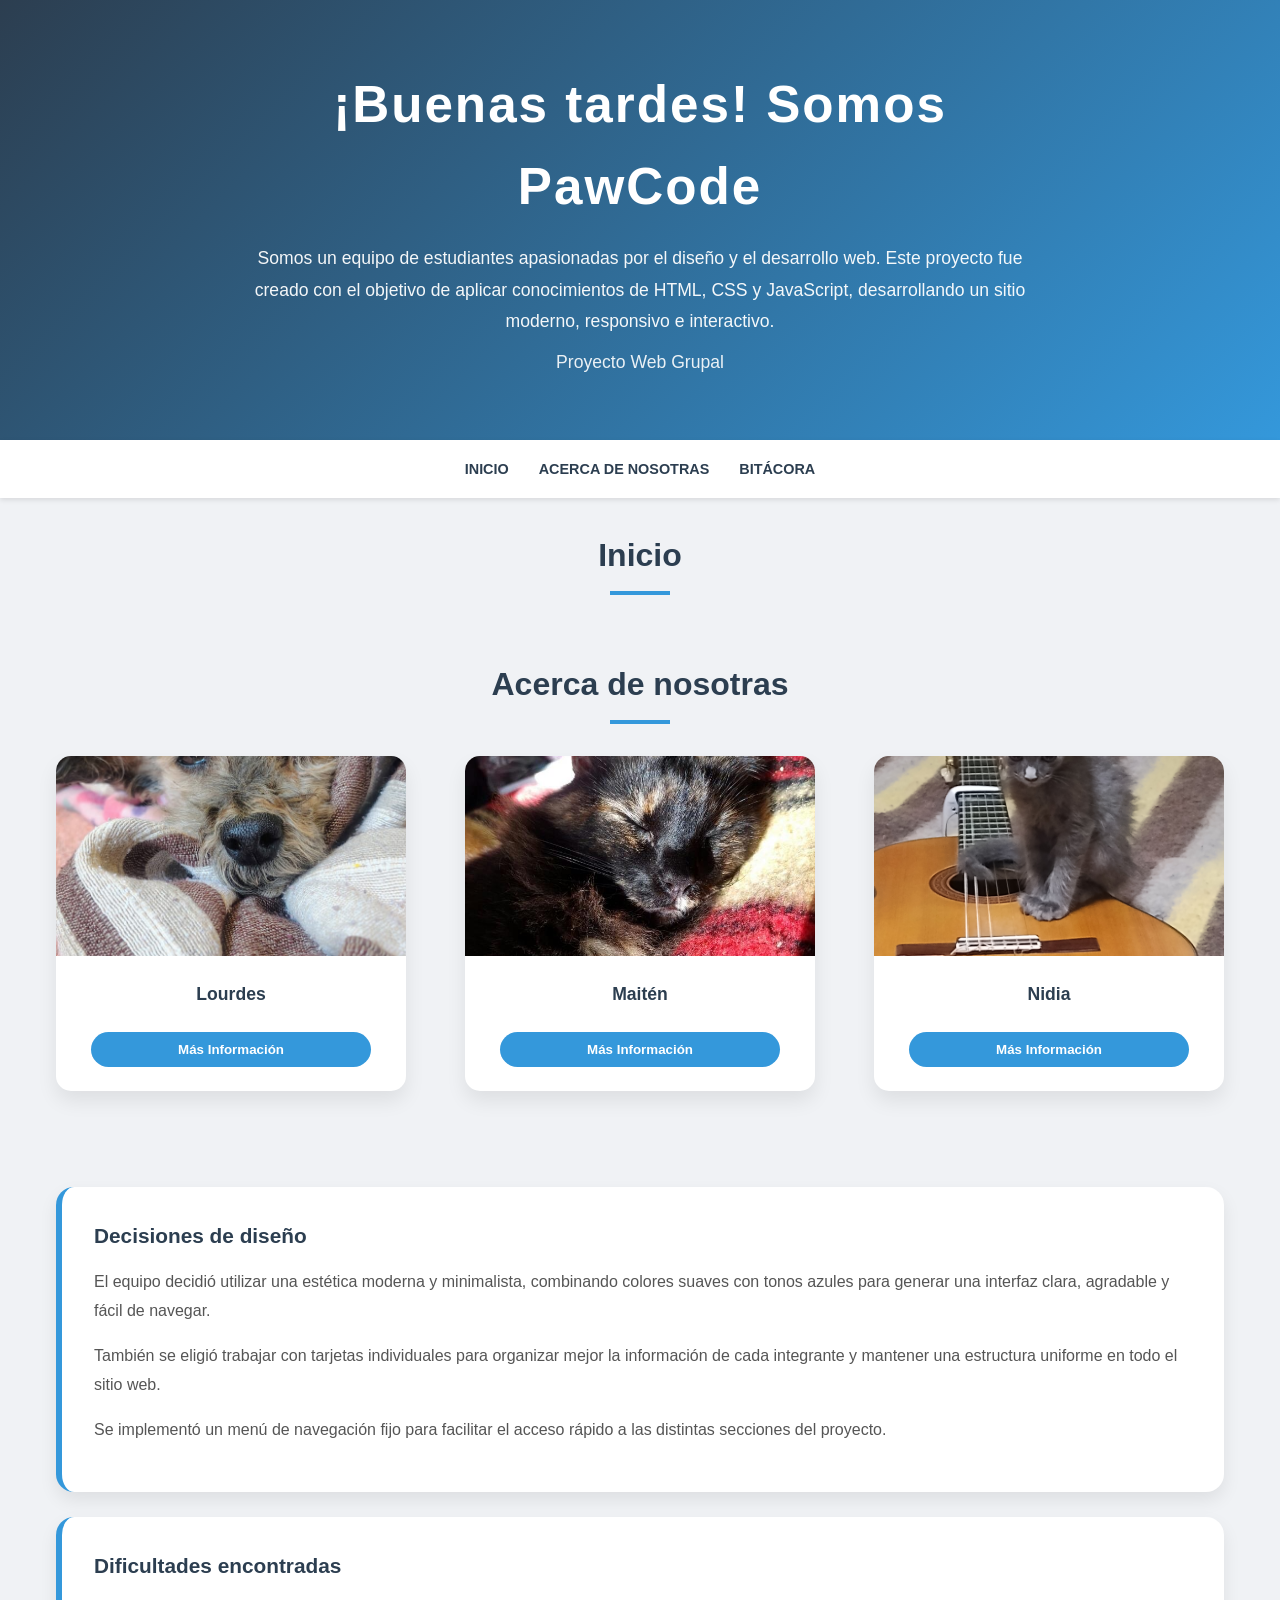
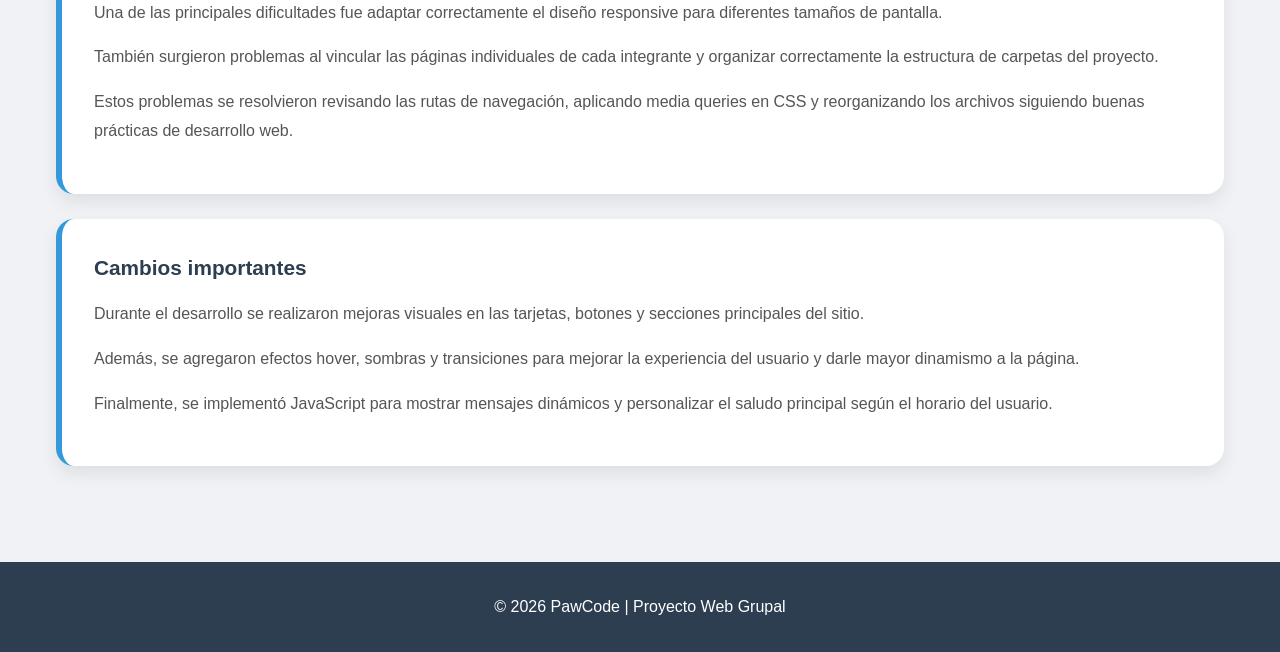
<file: TP1/index.html>
<!DOCTYPE html>
<html lang="es">
<head>
    <!-- Declaración del tipo de documento HTML5 -->
    <meta charset="UTF-8">
    <meta name="viewport" content="width=device-width, initial-scale=1.0">
    <link rel="stylesheet" href="css/style.css">
    <!-- Título que aparece en la pestaña del navegador -->
    <title>PawCode</title>
</head>
<body>
    <!-- Encabezado de la página -->
    <header>

    <div class="header-contenido">

        <h1>Somos PawCode</h1>

        <p class="descripcion-header">
            Somos un equipo de estudiantes apasionadas por el diseño y el desarrollo web.
            Este proyecto fue creado con el objetivo de aplicar conocimientos de HTML,
            CSS y JavaScript, desarrollando un sitio moderno, responsivo e interactivo.
        </p>

    </div>

</header>

    <!-- Navegación principal para enlazar las secciones -->
    <nav>
        <ul>
            <li><a href="index.html">Inicio</a></li>
            <li><a href="#presentacion">Acerca de Nosotras</a></li>
            <li><a href="#bitacora">Bitácora</a></li>
        
        </ul>
    </nav>

    <!-- Contenido principal y único de esta página -->
    <main>

        <section id="inicio">
            <h2>Inicio</h2>
            <p></p>
        </section>

        <section id="presentacion">
            <h2>Acerca de nosotras</h2>
            
            <!-- Contenedor para las tres tarjetas solicitadas -->
            <div class="cards-container">
                
                <!-- Tarjeta 1 -->
                <div class="card">
                    <div class="card-img-container">
                        <img src="img/miel.jpeg" alt="Img-lourdes">
                    </div>
                    <p>Lourdes</p>
                    <a href="lourdes.html"><button>Más Información</button></a>
                </div>
                
                <!-- Tarjeta 2 -->
                <div class="card">
                    <div class="card-img-container">
                        <img src="img/maze.png" alt="Img-maiten">
                    </div>
                    <p>Maitén</p>
                    <a href="maiten.html"><button>Más Información</button></a>
                </div>
                
                <!-- Tarjeta 3 -->
                <div class="card">
                    <div class="card-img-container">
                        <img src="img/grisino.jpg" alt="Img-nidia">
                    </div>
                    <p>Nidia</p>
                    <a href="nidia.html"><button>Más Información</button></a>
                </div>
                
            </div>
            

        <section id="bitacora">
                    <!-- En esta sección debemos poner:
            Decisiones de diseño tomadas por el equipo.
            Dificultades encontradas y cómo se resolvieron.
            Cambios importantes realizados durante la implementación.
            -->
            <div class="bitacora-container">

        <!-- primer bloque -->
        <article class="bitacora-card">

            <h3>Decisiones de diseño</h3>

            <p>
                El equipo decidió utilizar una estética moderna y minimalista,
                combinando colores suaves con tonos azules para generar una
                interfaz clara, agradable y fácil de navegar.
            </p>

            <p>
                También se eligió trabajar con tarjetas individuales para
                organizar mejor la información de cada integrante y mantener
                una estructura uniforme en todo el sitio web.
            </p>

            <p>
                Se implementó un menú de navegación fijo para facilitar el acceso
                rápido a las distintas secciones del proyecto.
            </p>

        </article>

        <!-- segundo bloque-->
        <article class="bitacora-card">

            <h3>Dificultades encontradas</h3>

            <p>
                Una de las principales dificultades fue adaptar correctamente
                el diseño responsive para diferentes tamaños de pantalla.
            </p>

            <p>
                También surgieron problemas al vincular las páginas individuales
                de cada integrante y organizar correctamente la estructura
                de carpetas del proyecto.
            </p>

            <p>
                Estos problemas se resolvieron revisando las rutas de navegación,
                aplicando media queries en CSS y reorganizando los archivos
                siguiendo buenas prácticas de desarrollo web.
            </p>

        </article>

        <!-- tercer bloque -->
        <article class="bitacora-card">

            <h3>Cambios importantes</h3>

            <p>
                Durante el desarrollo se realizaron mejoras visuales en las tarjetas,
                botones y secciones principales del sitio.
            </p>

            <p>
                Además, se agregaron efectos hover, sombras y transiciones para
                mejorar la experiencia del usuario y darle mayor dinamismo a la página.
            </p>

            <p>
                Finalmente, se implementó JavaScript para mostrar mensajes dinámicos
                y personalizar el saludo principal según el horario del usuario.
            </p>

        </article>

    </div>
        </section>

        

    </main>
    
    <!-- Pie de página con información legal o de contacto -->
    <footer>
        <p id="footer-text"> © 2026 PawCode | Proyecto Web Grupal</p>
    </footer>

    <script src="js/script.js"></script>
</body>
</html>
</file>
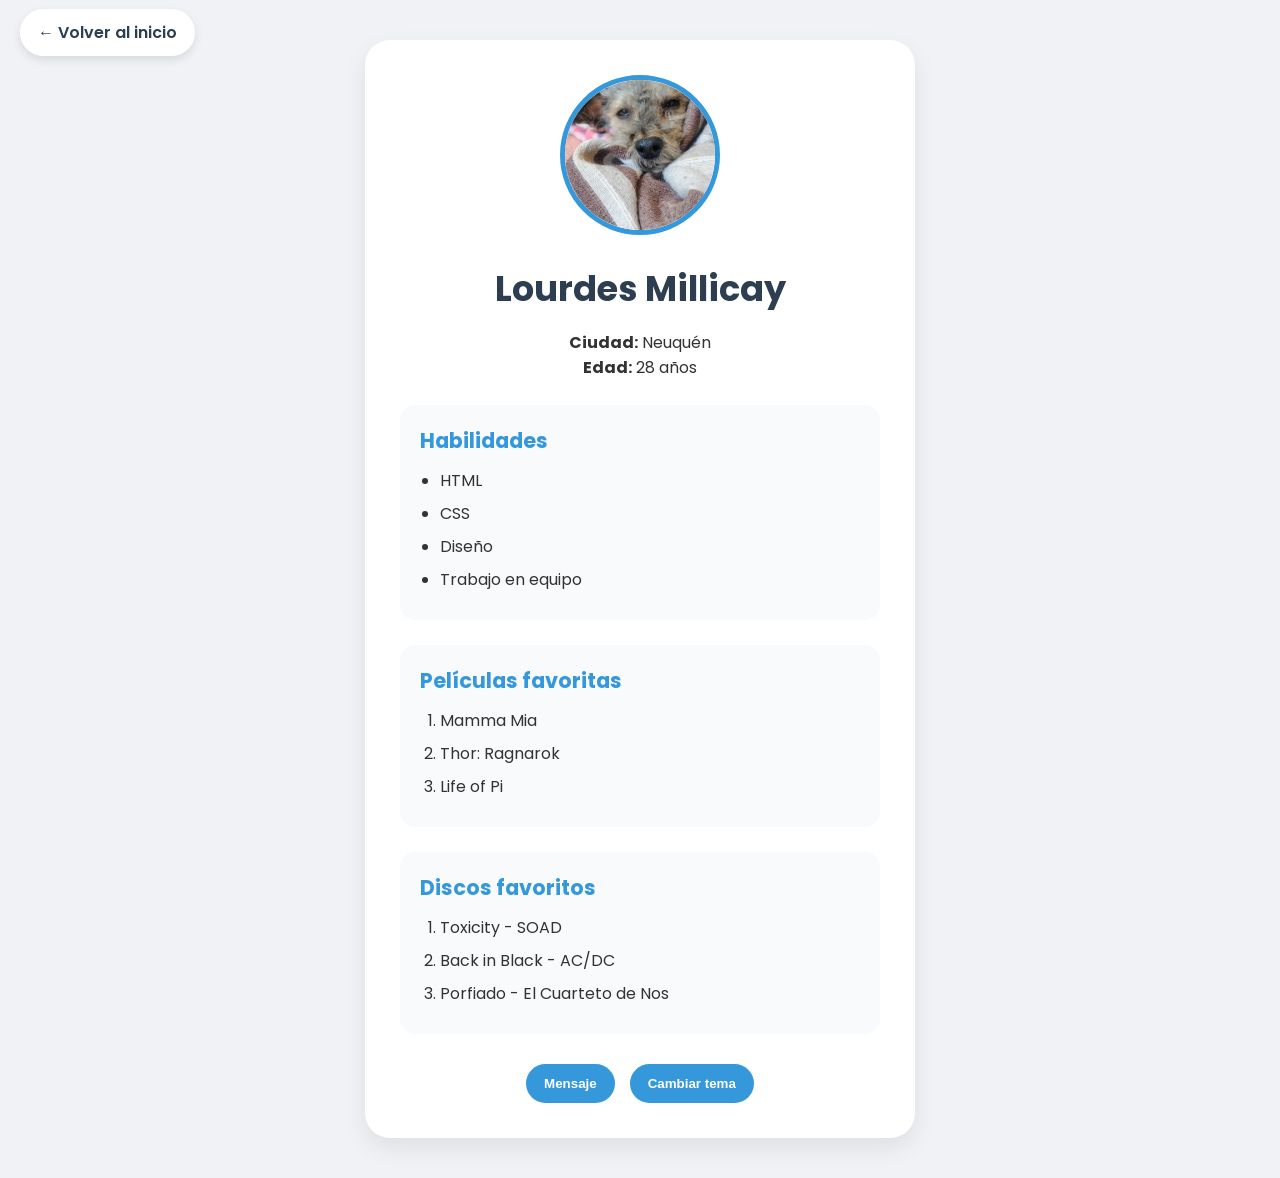
<file: TP1/lourdes.html>
<!DOCTYPE html>
<html lang="es">

<head>
    <meta charset="UTF-8">
    <meta name="viewport" content="width=device-width, initial-scale=1.0">

    <title>Lourdes Millicay</title>

    <link rel="stylesheet" href="css/tarjeta.css">
</head>

<body>

    <!--Nav-->
    <nav>
        <a href="index.html">← Volver al inicio</a>
    </nav>

    <!--Tarjeta-->
    <section class="tarjeta" id="tarjeta">

        <img src="img/miel.jpeg" alt="Miel, perrita de Lourdes Millicay">

        <h1 id="nombre">Lourdes Millicay</h1>

        <p><strong>Ciudad:</strong> Neuquén</p>

        <p><strong>Edad:</strong> 28 años</p>

        <!--Habilidades-->
        <div class="bloque">

            <h2>Habilidades</h2>

            <ul id="habilidades">
                <li>HTML</li>
                <li>CSS</li>
                <li>Diseño</li>
                <li>Trabajo en equipo</li>
            </ul>

        </div>

        <!--Películas-->
        <div class="bloque">

            <h2>Películas favoritas</h2>

            <ol>
                <li>Mamma Mia</li>
                <li>Thor: Ragnarok</li>
                <li>Life of Pi</li>
            </ol>

        </div>

        <!--Discos-->
        <div class="bloque">

            <h2>Discos favoritos</h2>

            <ol>
                <li>Toxicity - SOAD</li>
                <li>Back in Black - AC/DC</li>
                <li>Porfiado - El Cuarteto de Nos</li>
            </ol>

        </div>

        <!--Botones-->
        <div class="botones">

            <button onclick="mostrarMensaje()">
                Mensaje
            </button>

            <button onclick="cambiarTema()">
                Cambiar tema
            </button>

            
        </div>

    </section>

    <script src="js/script.js"></script>

</body>

</html>
</file>
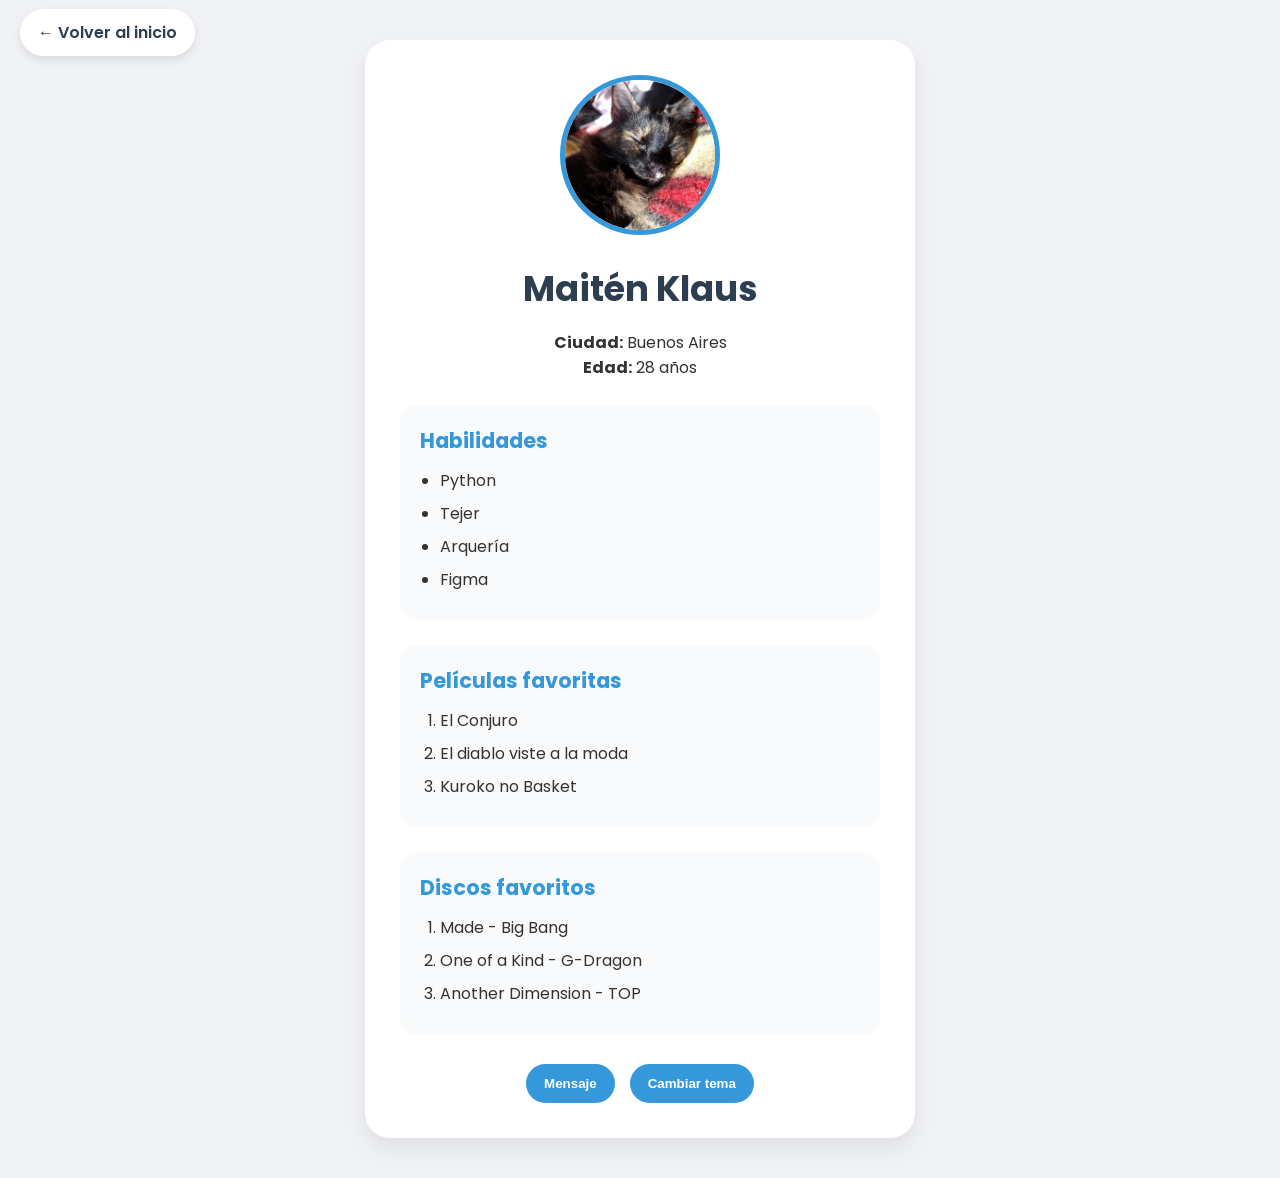
<file: TP1/maiten.html>
<!DOCTYPE html>
<html lang="es">

<head>
    <meta charset="UTF-8">
    <meta name="viewport" content="width=device-width, initial-scale=1.0">

    <title>Maitén Klaus</title>

    <link rel="stylesheet" href="css/tarjeta.css">
</head>

<body>

    <!--Nav-->
    <nav>
        <a href="index.html">← Volver al inicio</a>
    </nav>

    <!--Tarjeta-->
    <section class="tarjeta" id="tarjeta">

        <img src="img/maze.png" alt="Maze, el gato de Maitén Klaus">

        <h1 id="nombre">Maitén Klaus</h1>

        <p><strong>Ciudad:</strong> Buenos Aires</p>

        <p><strong>Edad:</strong> 28 años</p>

        <!--Habilidades-->
        <div class="bloque">

            <h2>Habilidades</h2>

            <ul id="habilidades">
                <li>Python</li>
                <li>Tejer</li>
                <li>Arquería</li>
                <li>Figma</li>
            </ul>

        </div>

        <!--Películas-->
        <div class="bloque">

            <h2>Películas favoritas</h2>

            <ol>
                <li>El Conjuro</li>
                <li>El diablo viste a la moda</li>
                <li>Kuroko no Basket</li>
            </ol>

        </div>

        <!--Discos-->
        <div class="bloque">

            <h2>Discos favoritos</h2>

            <ol>
                <li>Made - Big Bang</li>
                <li>One of a Kind - G-Dragon</li>
                <li>Another Dimension - TOP</li>
            </ol>

        </div>

        <!--Botones-->
        <div class="botones">

            <button onclick="mostrarMensaje()">
                Mensaje
            </button>

            <button onclick="cambiarTema()">
                Cambiar tema
            </button>

        </div>

    </section>

    <script src="js/script.js"></script>

</body>

</html>
</file>
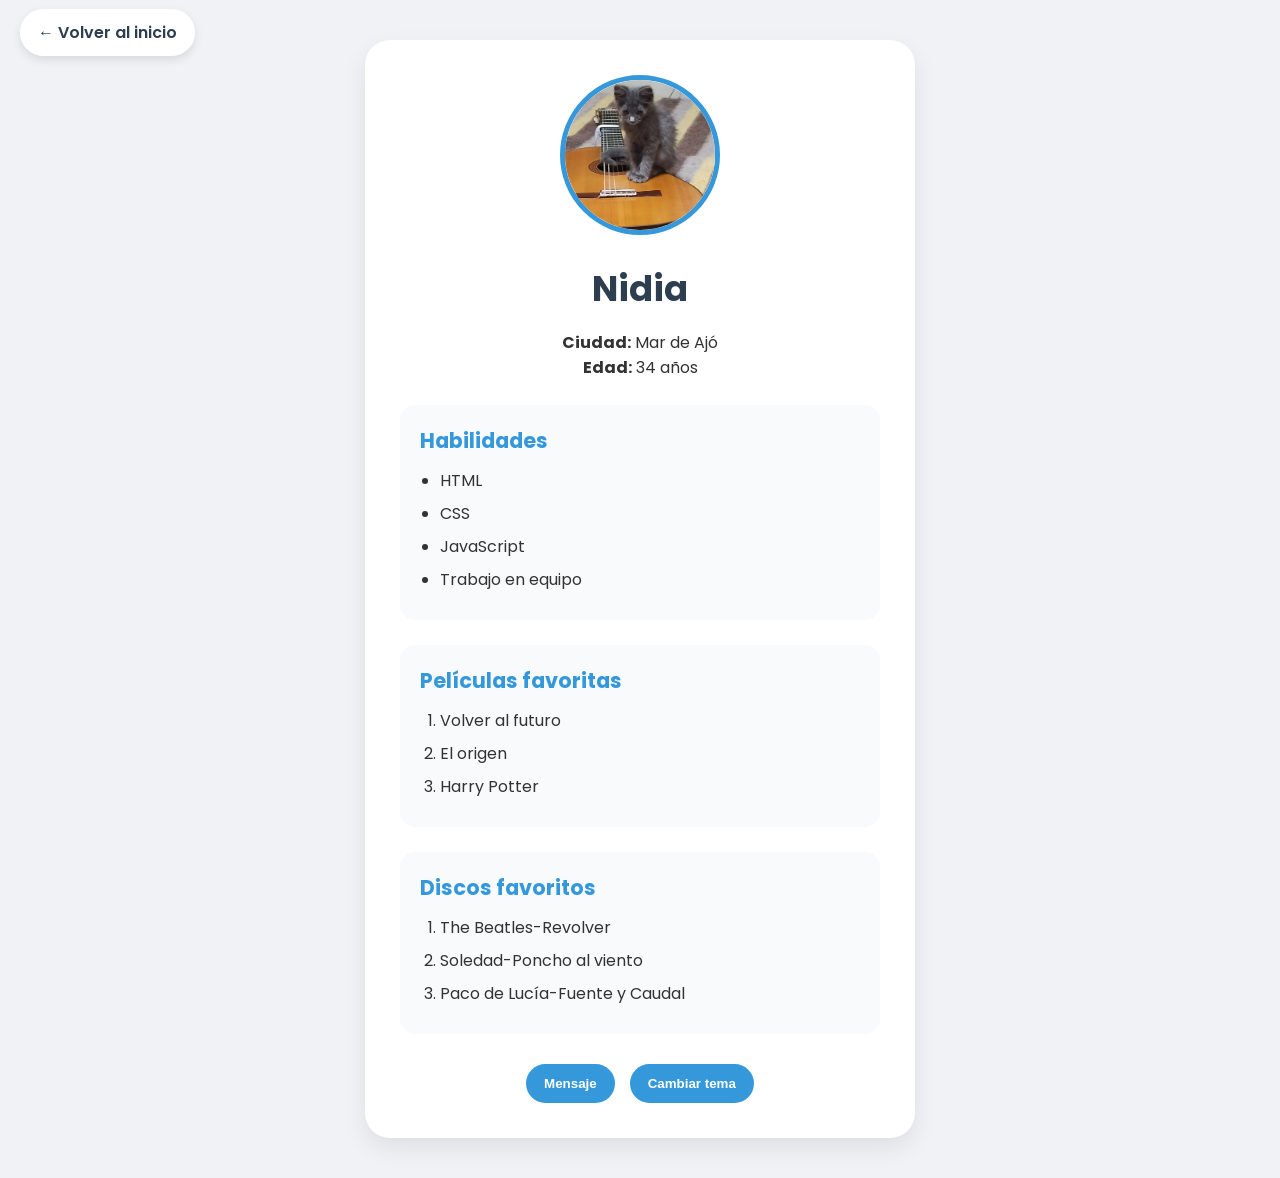
<file: TP1/nidia.html>
<!DOCTYPE html>
<html lang="es">

<head>
    <meta charset="UTF-8">
    <meta name="viewport" content="width=device-width, initial-scale=1.0">

    <title>Nidia</title>

    <link rel="stylesheet" href="css/tarjeta.css">
</head>

<body>

    <!--Nav-->
    <nav>
        <a href="index.html">← Volver al inicio</a>
    </nav>

    <!--Tarjeta-->
    <section class="tarjeta" id="tarjeta">

        <img src="img/grisino.jpg" alt="Foto de Nidia">

        <h1 id="nombre">Nidia</h1>

        <p><strong>Ciudad:</strong> Mar de Ajó</p>

        <p><strong>Edad:</strong> 34 años</p>

        <!--Habilidades-->
        <div class="bloque">

            <h2>Habilidades</h2>

            <ul id="habilidades">
                <li>HTML</li>
                <li>CSS</li>
                <li>JavaScript</li>
                <li>Trabajo en equipo</li>
            </ul>

        </div>

        <!--Películas-->
        <div class="bloque">

            <h2>Películas favoritas</h2>

            <ol>
                <li>Volver al futuro</li>
                <li>El origen</li>
                <li>Harry Potter</li>
            </ol>

        </div>

        <!--Discos-->
        <div class="bloque">

            <h2>Discos favoritos</h2>

            <ol>
                <li>The Beatles-Revolver</li>
                <li>Soledad-Poncho al viento</li>
                <li>Paco de Lucía-Fuente y Caudal</li>
            </ol>

        </div>

        <!--Botones-->
        <div class="botones">

            <button onclick="mostrarMensaje()">
                Mensaje
            </button>

            <button onclick="cambiarTema()">
                Cambiar tema
            </button>

        </div>

    </section>

    <script src="js/script.js"></script>

</body>

</html>
</file>
<file: TP1/css/style.css>
* {
    margin: 0;
    padding: 0;
    box-sizing: border-box;
}

html {
    scroll-behavior: smooth;
}

body {
    font-family: 'Segoe UI', Roboto, sans-serif;
    line-height: 1.6;
    background-color: #f0f2f5;
    color: #333;
}

/* =========================
   2. HEADER / PORTADA
========================= */

header {
    background: linear-gradient(135deg, #2c3e50, #3498db);
    color: white;
    padding: 4rem 1rem;
    text-align: center;
}

.header-contenido {
    max-width: 800px;
    margin: 0 auto;
}

header h1 {
    font-size: 3.2rem;
    letter-spacing: 2px;
    margin-bottom: 10px;
}

header::after {
    content: "Proyecto Web Grupal";
    display: block;
    margin-top: 10px;
    font-size: 1.1rem;
    opacity: 0.9;
}

.descripcion-header {
    margin-top: 15px;
    font-size: 1.1rem;
    line-height: 1.8;
    opacity: 0.95;
    padding: 0 10px;
}

/* =========================
   3. NAVEGACIÓN
========================= */

nav {
    background: #ffffff;
    padding: 1rem;
    position: sticky;
    top: 0;
    box-shadow: 0 2px 5px rgba(0,0,0,0.1);
    z-index: 100;
}

nav ul {
    list-style: none;
    display: flex;
    justify-content: center;
    gap: 30px;
}

nav a {
    text-decoration: none;
    color: #2c3e50;
    font-weight: bold;
    text-transform: uppercase;
    font-size: 0.9rem;
    transition: color 0.3s;
}

nav a:hover {
    color: #3498db;
}

/* =========================
   4. CONTENIDO PRINCIPAL
========================= */

main {
    max-width: 1100px;
    margin: 2rem auto;
    padding: 0 1rem;
}

section {
    margin-bottom: 4rem;
    scroll-margin-top: 80px;
}

#presentacion {
    margin-bottom: 6rem;
}

#bitacora {
    margin-top: 6rem;
}

#bitacora h2 {
    margin-bottom: 3rem;
}

/* =========================
   5. TÍTULOS
========================= */

h2 {
    text-align: center;
    color: #2c3e50;
    margin-bottom: 2rem;
    font-size: 2rem;
    position: relative;
}

h2::after {
    content: '';
    display: block;
    width: 60px;
    height: 4px;
    background: #3498db;
    margin: 10px auto;
}

/* =========================
   6. TARJETAS DE INTEGRANTES
========================= */

.cards-container {
    display: flex;
    flex-wrap: wrap;
    justify-content: center;
    gap: 25px;
}

.card {
    background: white;
    width: 300px;
    border-radius: 15px;
    overflow: hidden;
    box-shadow: 0 10px 20px rgba(0,0,0,0.08);
    transition: transform 0.3s ease;
    display: flex;
    flex-direction: column;
    text-align: center;
}

.card:hover {
    transform: translateY(-10px);
}


.card-img-container {
    width: 100%;
    height: 200px;         
    display: flex;        
    align-items: center;   
    justify-content: center;
    background-color: #ddd; 
    overflow: hidden;
}


.card-img-container img {
    max-width: 100%;         
    object-fit: contain;   
}

.card p {
    padding: 1.5rem;
    flex-grow: 1;
    font-size: 1.1rem;
    font-weight: 600;
    color: #2c3e50;
}

.card button {
    width: 80%;
    margin: 0 auto 1.5rem auto;
    padding: 10px;
    background-color: #3498db;
    color: white;
    border: none;
    border-radius: 25px;
    cursor: pointer;
    font-weight: bold;
    transition: background 0.3s;
}

.card button:hover {
    background-color: #2c3e50;
}

/* =========================
   7. BITÁCORA
========================= */

.bitacora-container {
    display: flex;
    flex-direction: column;
    gap: 25px;
}

.bitacora-card {
    background: white;
    padding: 2rem;
    border-radius: 18px;
    box-shadow: 0 8px 18px rgba(0,0,0,0.08);
    border-left: 6px solid #3498db;
    transition: transform 0.3s ease, box-shadow 0.3s ease;
}

.bitacora-card:hover {
    transform: translateY(-5px);
    box-shadow: 0 12px 24px rgba(0,0,0,0.12);
}

.bitacora-card h3 {
    color: #2c3e50;
    margin-bottom: 1rem;
    font-size: 1.3rem;
}

.bitacora-card p {
    color: #555;
    margin-bottom: 1rem;
    line-height: 1.8;
}

/* =========================
   8. FOOTER
========================= */

footer {
    background: #2c3e50;
    color: white;
    text-align: center;
    padding: 2rem;
    margin-top: 4rem;
}

/* =========================
   9. RESPONSIVE - CELULARES
========================= */

@media (max-width: 400px) {

    header {
        padding: 2rem 0.5rem;
    }

    header h1 {
        font-size: 2rem;
    }

    .descripcion-header {
        font-size: 0.95rem;
    }

    nav ul {
        gap: 5px;
    }

    nav a {
        font-size: 0.8rem;
    }

    h2 {
        font-size: 1.6rem;
    }

    .card {
        width: 100%;
        margin: 0;
    }

    .bitacora-card {
        padding: 1.3rem;
    }

    .bitacora-card h3 {
        font-size: 1.1rem;
    }

}

/* =========================
   10. RESPONSIVE - TABLETS
========================= */

@media (min-width: 401px) and (max-width: 900px) {

    .cards-container {
        display: grid;
        grid-template-columns: repeat(2, 1fr);
        gap: 20px;
    }

    .card {
        width: auto;
    }

    main {
        padding: 0 2rem;
    }

}

/* =========================
   11. RESPONSIVE - ESCRITORIO
========================= */

@media (min-width: 1200px) {

    main {
        max-width: 1200px;
    }

    .cards-container {
        justify-content: space-between;
        gap: 30px;
    }

    .card {
        width: 350px;
    }

    header {
        padding: 4rem 1rem;
    }

}
</file>
<file: TP1/css/tarjeta.css>
/*google fonts*/

@import url('https://fonts.googleapis.com/css2?family=Poppins:wght@300;400;600;700&display=swap');

/* general*/

*{
    margin: 0;
    padding: 0;
    box-sizing: border-box;
}

body{
    font-family: 'Poppins', sans-serif;
    background: #f0f2f5;
    min-height: 100vh;
    display: flex;
    justify-content: center;
    align-items: center;
    padding: 40px;
    color: #333;
}

/* nav*/

nav{
    position: fixed;
    top: 20px;
    left: 20px;
}

nav a{
    text-decoration: none;
    background: white;
    color: #2c3e50;
    padding: 12px 18px;
    border-radius: 30px;
    font-weight: 600;
    box-shadow: 0 4px 10px rgba(0,0,0,0.1);
    transition: 0.3s;
}

nav a:hover{
    background: #3498db;
    color: white;
}

/* tarjeta*/

.tarjeta{
    background: white;
    width: 100%;
    max-width: 550px;
    padding: 35px;
    border-radius: 25px;
    box-shadow: 0 10px 25px rgba(0,0,0,0.08);
    text-align: center;
    transition: 0.4s;
}

/* EFECTO HOVER */

.tarjeta:hover{
    transform: translateY(-5px);
}

/* fotos*/

.tarjeta img{
    width: 160px;
    height: 160px;
    object-fit: cover;
    border-radius: 50%;
    border: 5px solid #3498db;
    margin-bottom: 20px;
}

/* títulos*/

.tarjeta h1{
    color: #2c3e50;
    margin-bottom: 15px;
    font-size: 2.2rem;
}

.tarjeta h2{
    color: #3498db;
    margin-bottom: 12px;
    font-size: 1.3rem;
}

/* bloques*/

.bloque{
    background: #f8fafc;
    margin-top: 25px;
    padding: 20px;
    border-radius: 15px;
    text-align: left;
}

.bloque ul,
.bloque ol{
    margin-left: 20px;
}

.bloque li{
    margin-bottom: 8px;
}

/* botones*/

.botones{
    margin-top: 30px;
    display: flex;
    flex-wrap: wrap;
    justify-content: center;
    gap: 15px;
}

button{
    padding: 12px 18px;
    border: none;
    border-radius: 30px;
    background: #3498db;
    color: white;
    font-weight: 600;
    cursor: pointer;
    transition: 0.3s;
}

button:hover{
    background: #2c3e50;
    transform: scale(1.05);
}

/*Tema oscuro*/

.dark-mode{
    background: #1e293b;
    color: white;
}

.dark-mode .bloque{
    background: #334155;
}

.dark-mode h1,
.dark-mode h2,
.dark-mode p,
.dark-mode li{
    color: white;
}

/* Responsive*/

@media (max-width: 400px){

    body{
        padding: 20px;
    }

    .tarjeta{
        padding: 25px;
    }

    .tarjeta h1{
        font-size: 1.7rem;
    }

    .tarjeta img{
        width: 120px;
        height: 120px;
    }

    .botones{
        flex-direction: column;
    }

}
</file>
